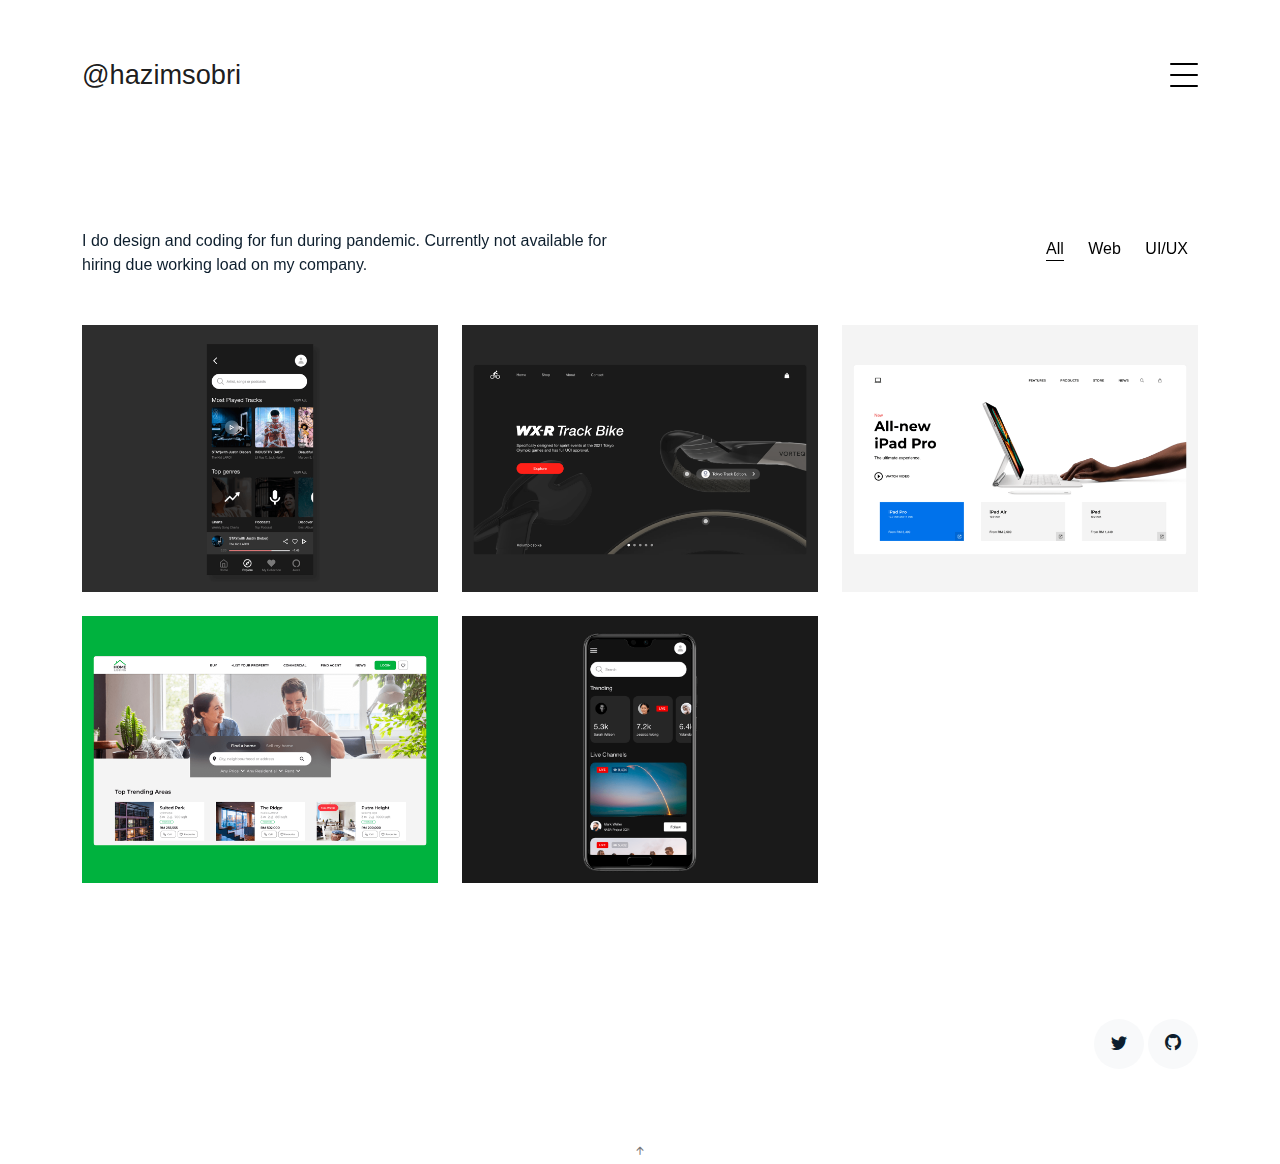
<file: index.html>
<!DOCTYPE html>
<html lang="en">

<head>
  <meta charset="utf-8">
  <meta content="width=device-width, initial-scale=1.0" name="viewport">

  <title>@hazimsobri</title>
  <meta content="" name="description">
  <meta content="" name="keywords">

  <!-- Favicons -->
  <link href="assets/img/favicon.png" rel="icon">
  <link href="assets/img/apple-touch-icon.png" rel="apple-touch-icon">

  <!-- Google Fonts -->
  <link href="https://fonts.googleapis.com/css?family=https://fonts.googleapis.com/css?family=Inconsolata:400,500,600,700|Raleway:400,400i,500,500i,600,600i,700,700i" rel="stylesheet">

  <!-- Vendor CSS Files -->
  <link href="assets/vendor/aos/aos.css" rel="stylesheet">
  <link href="assets/vendor/bootstrap/css/bootstrap.min.css" rel="stylesheet">
  <link href="assets/vendor/bootstrap-icons/bootstrap-icons.css" rel="stylesheet">
  <link href="assets/vendor/swiper/swiper-bundle.min.css" rel="stylesheet">

  <!-- Template Main CSS File -->
  <link href="assets/css/style.css" rel="stylesheet">

  <!-- =======================================================
  * Template Name: MyPortfolio - v4.3.0
  * Template URL: https://bootstrapmade.com/myportfolio-bootstrap-portfolio-website-template/
  * Author: BootstrapMade.com
  * License: https://bootstrapmade.com/license/
  ======================================================== -->
</head>

<body>

  <!-- ======= Navbar ======= -->
  <div class="collapse navbar-collapse custom-navmenu" id="main-navbar">
    <div class="container py-2 py-md-5">
      <div class="row align-items-start">
        <div class="col-md-2">
          <ul class="custom-menu">
            <li class="active"><a href="index.html">Home</a></li>
            <!--<li><a href="about.html">About Me</a></li>
            <li><a href="services.html">Services</a></li>
            <li><a href="works.html">Works</a></li>-->
            <li><a href="contact.html">Contact</a></li>
          </ul>
        </div>
        <div class="col-md-6 d-none d-md-block  mr-auto">
          <div class="tweet d-flex">
            <a class="twitter-timeline" data-width="420" data-height="280" data-theme="dark" href="https://twitter.com/hazimsobri?ref_src=twsrc%5Etfw">Tweets by hazimsobri</a> <script async src="https://platform.twitter.com/widgets.js" charset="utf-8"></script>
             <!--<span class="bi bi-twitter text-white mt-2 mr-3"></span>
            <div>
              <p><em>Don't be crazy about power and leadership if you have no idea what you been dealing with. <br> <a href="#"></a></em></p>
            </div>-->
          </div>
        </div>
        <div class="col-md-4 d-none d-md-block">
          <h3>Hire Me</h3>
          <p><br>Drop your enquiry on my contact page or you just can direct email here >> <a href="mailto:haazzxm@yahoo.com">💌</a></p>
        </div>
      </div>

    </div>
  </div>

  <nav class="navbar navbar-light custom-navbar">
    <div class="container">
      <a class="navbar-brand" href="index.html">@hazimsobri</a>
      <a href="#" class="burger" data-bs-toggle="collapse" data-bs-target="#main-navbar">
        <span></span>
      </a>
    </div>
  </nav>

  <main id="main">

    <!-- ======= Works Section ======= -->
    <section class="section site-portfolio">
      <div class="container">
        <div class="row mb-5 align-items-center">
          <div class="col-md-12 col-lg-6 mb-4 mb-lg-0" data-aos="fade-up">
            <h2></h2>
            <p class="mb-0">I do design and coding for fun during pandemic. Currently not available for hiring due working load on my company. </p>
          </div>
          <div class="col-md-12 col-lg-6 text-start text-lg-end" data-aos="fade-up" data-aos-delay="100">
            <div id="filters" class="filters">
              <a href="#" data-filter="*" class="active">All</a>
              <a href="#" data-filter=".web">Web</a>
              <a href="#" data-filter=".design">UI/UX</a>
              <!--<a href="#" data-filter=".branding">Branding</a>
              <a href="#" data-filter=".photography">Photography</a>-->
            </div>
          </div>
        </div>
        <div id="portfolio-grid" class="row no-gutter" data-aos="fade-up" data-aos-delay="200">
          <div class="item web col-sm-6 col-md-4 col-lg-4 mb-4">
            <a href="https://www.behance.net/gallery/126011193/Music-apps-project-for-university?tracking_source=for_you_feed_user_published" target="_blank"  class="item-wrap fancybox">
              <div class="work-info">
                <h3>Music app</h3>
                <span>UI/UX</span>
              </div>
              <img class="img-fluid" src="assets/img/port_1.png">
            </a>
          </div>
          <div class="item design col-sm-6 col-md-4 col-lg-4 mb-4">
            <a href="https://www.behance.net/gallery/125862829/WXR-Redesign-Landing-Page" target="_blank" class="item-wrap fancybox">
              <div class="work-info">
                <h3>WX-R Redesign Website</h3>
                <span>Website</span>
              </div>
              <img class="img-fluid" src="assets/img/port_2.png">
            </a>
          </div>
          <div class="item design col-sm-6 col-md-4 col-lg-4 mb-4">
            <a href="https://www.behance.net/gallery/125871371/Retailer-Landing-Page" target="_blank" class="item-wrap fancybox">
              <div class="work-info">
                <h3>Retailer Website</h3>
                <span>Website</span>
              </div>
              <img class="img-fluid" src="assets/img/port_3.png">
            </a>
          </div>
          <div class="item design col-sm-6 col-md-4 col-lg-4 mb-4">
            <a href="https://www.behance.net/gallery/125879313/Real-Estate-Landing-Page" target="_blank" class="item-wrap fancybox">
              <div class="work-info">
                <h3>Real Estate Website</h3>
                <span>Website</span>
              </div>
              <img class="img-fluid" src="assets/img/port_4.png">
            </a>
          </div>
          <div class="item web col-sm-6 col-md-4 col-lg-4 mb-4">
            <a href="https://www.behance.net/gallery/125859469/Simple-UI-Livestreaming" target="_blank" class="item-wrap fancybox">
              <div class="work-info">
                <h3>Live Streaming apps</h3>
                <span>UI/UX</span>
              </div>
              <img class="img-fluid" src="assets/img/port_5.png">
            </a>
          </div>
          <!--<div class="item branding col-sm-6 col-md-4 col-lg-4 mb-4">
            <a href="work-single.html" class="item-wrap fancybox">
              <div class="work-info">
                <h3>Amazon</h3>
                <span>brandingn</span>
              </div>
              <img class="img-fluid" src="assets/img/img_6.jpg">
            </a>
          </div>-->
        </div>
      </div>
    </section><!-- End  Works Section -->

    <!-- ======= Clients Section ======= -->
    <!--<section class="section">
      <div class="container">
        <div class="row justify-content-center text-center mb-4">
          <div class="col-5">
            <h3 class="h3 heading">My Clients</h3>
            <p>Lorem ipsum dolor sit amet consectetur adipisicing elit explicabo inventore.</p>
          </div>
        </div>
        <div class="row">
          <div class="col-4 col-sm-4 col-md-2">
            <a href="#" class="client-logo"><img src="assets/img/logo-adobe.png" alt="Image" class="img-fluid"></a>
          </div>
          <div class="col-4 col-sm-4 col-md-2">
            <a href="#" class="client-logo"><img src="assets/img/logo-uber.png" alt="Image" class="img-fluid"></a>
          </div>
          <div class="col-4 col-sm-4 col-md-2">
            <a href="#" class="client-logo"><img src="assets/img/logo-apple.png" alt="Image" class="img-fluid"></a>
          </div>
          <div class="col-4 col-sm-4 col-md-2">
            <a href="#" class="client-logo"><img src="assets/img/logo-netflix.png" alt="Image" class="img-fluid"></a>
          </div>
          <div class="col-4 col-sm-4 col-md-2">
            <a href="#" class="client-logo"><img src="assets/img/logo-nike.png" alt="Image" class="img-fluid"></a>
          </div>
          <div class="col-4 col-sm-4 col-md-2">
            <a href="#" class="client-logo"><img src="assets/img/logo-google.png" alt="Image" class="img-fluid"></a>
          </div>

        </div>
      </div>
    </section>--><!-- End Clients Section -->

    <!-- ======= Services Section ======= -->
   <!-- <section class="section services">
      <div class="container">
        <div class="row justify-content-center text-center mb-4">
          <div class="col-5">
            <h3 class="h3 heading">My Services</h3>
            <p>Lorem ipsum dolor sit amet consectetur adipisicing elit explicabo inventore.</p>
          </div>
        </div>
        <div class="row">

          <div class="col-12 col-sm-6 col-md-6 col-lg-3">
            <i class="bi bi-card-checklist"></i>
            <h4 class="h4 mb-2">Web Design</h4>
            <p>Lorem ipsum dolor sit amet consectetur adipisicing elit explicabo inventore.</p>
            <ul class="list-unstyled list-line">
              <li>Lorem ipsum dolor sit amet consectetur adipisicing</li>
              <li>Non pariatur nisi</li>
              <li>Magnam soluta quod</li>
              <li>Lorem ipsum dolor</li>
              <li>Cumque quae aliquam</li>
            </ul>
          </div>
          <div class="col-12 col-sm-6 col-md-6 col-lg-3">
            <i class="bi bi-binoculars"></i>
            <h4 class="h4 mb-2">Mobile Applications</h4>
            <p>Lorem ipsum dolor sit amet consectetur adipisicing elit explicabo inventore.</p>
            <ul class="list-unstyled list-line">
              <li>Lorem ipsum dolor sit amet consectetur adipisicing</li>
              <li>Non pariatur nisi</li>
              <li>Magnam soluta quod</li>
              <li>Lorem ipsum dolor</li>
              <li>Cumque quae aliquam</li>
            </ul>
          </div>
          <div class="col-12 col-sm-6 col-md-6 col-lg-3">
            <i class="bi bi-brightness-high"></i>
            <h4 class="h4 mb-2">Graphic Design</h4>
            <p>Lorem ipsum dolor sit amet consectetur adipisicing elit explicabo inventore.</p>
            <ul class="list-unstyled list-line">
              <li>Lorem ipsum dolor sit amet consectetur adipisicing</li>
              <li>Non pariatur nisi</li>
              <li>Magnam soluta quod</li>
              <li>Lorem ipsum dolor</li>
              <li>Cumque quae aliquam</li>
            </ul>
          </div>
          <div class="col-12 col-sm-6 col-md-6 col-lg-3">
            <i class="bi bi-calendar4-week"></i>
            <h4 class="h4 mb-2">SEO</h4>
            <p>Lorem ipsum dolor sit amet consectetur adipisicing elit explicabo inventore.</p>
            <ul class="list-unstyled list-line">
              <li>Lorem ipsum dolor sit amet consectetur adipisicing</li>
              <li>Non pariatur nisi</li>
              <li>Magnam soluta quod</li>
              <li>Lorem ipsum dolor</li>
              <li>Cumque quae aliquam</li>
            </ul>
          </div>
        </div>
      </div>
    </section>--><!-- End Services Section -->

    <!-- ======= Testimonials Section ======= -->
   <!-- <section class="section pt-0">
      <div class="container">

        <div class="testimonials-slider swiper-container" data-aos="fade-up" data-aos-delay="100">
          <div class="swiper-wrapper">

            <div class="swiper-slide">
              <div class="testimonial-wrap">
                <div class="testimonial">
                  <img src="assets/img/person_1.jpg" alt="Image" class="img-fluid">
                  <blockquote>
                    <p>Lorem ipsum dolor sit amet consectetur adipisicing elit. Quisquam necessitatibus incidunt ut officiis
                      explicabo inventore.</p>
                  </blockquote>
                  <p>&mdash; Jean Hicks</p>
                </div>
              </div>
            </div><!-- End testimonial item -->

            <!--<div class="swiper-slide">
              <div class="testimonial-wrap">
                <div class="testimonial">
                  <img src="assets/img/person_2.jpg" alt="Image" class="img-fluid">
                  <blockquote>
                    <p>Lorem ipsum dolor sit amet consectetur adipisicing elit. Quisquam necessitatibus incidunt ut officiis
                      explicabo inventore.</p>
                  </blockquote>
                  <p>&mdash; Chris Stanworth</p>
                </div>
              </div>
            </div><!-- End testimonial item 

          </div>
          <div class="swiper-pagination"></div>
        </div>

      </div>
    </section>--><!-- End Testimonials Section -->

  </main><!-- End #main -->

  <!-- ======= Footer ======= -->
  <footer class="footer" role="contentinfo">
    <div class="container">
      <div class="row">
        <div class="col-sm-6">
          <!--<p class="mb-1">&copy; Copyright @hazimsobri. All Rights Reserved</p>-->
          <div class="credits">
            <!--
            All the links in the footer should remain intact.
            You can delete the links only if you purchased the pro version.
            Licensing information: https://bootstrapmade.com/license/
            Purchase the pro version with working PHP/AJAX contact form: https://bootstrapmade.com/buy/?theme=MyPortfolio
          -->
            <!--Designed by <a href="https://bootstrapmade.com/">BootstrapMade</a>-->
          </div>
        </div>
        <div class="col-sm-6 social text-md-end">
          <a href="https://twitter.com/hazimsobri?lang=en"><span class="bi bi-twitter"></span></a>
          <a href="https://github.com/hazimsobri"><span class="bi bi-github"></span></a>
          <!--<a href="#"><span class="bi bi-instagram"></span></a>
          <a href="#"><span class="bi bi-linkedin"></span></a>-->
        </div>
      </div>
    </div>
  </footer>

  <a href="#" class="back-to-top d-flex align-items-center justify-content-center"><i class="bi bi-arrow-up-short"></i></a>

  <!-- Vendor JS Files -->
  <script src="assets/vendor/aos/aos.js"></script>
  <script src="assets/vendor/bootstrap/js/bootstrap.bundle.min.js"></script>
  <script src="assets/vendor/isotope-layout/isotope.pkgd.min.js"></script>
  <script src="assets/vendor/php-email-form/validate.js"></script>
  <script src="assets/vendor/swiper/swiper-bundle.min.js"></script>

  <!-- Template Main JS File -->
  <script src="assets/js/main.js"></script>

</body>

</html>
</file>
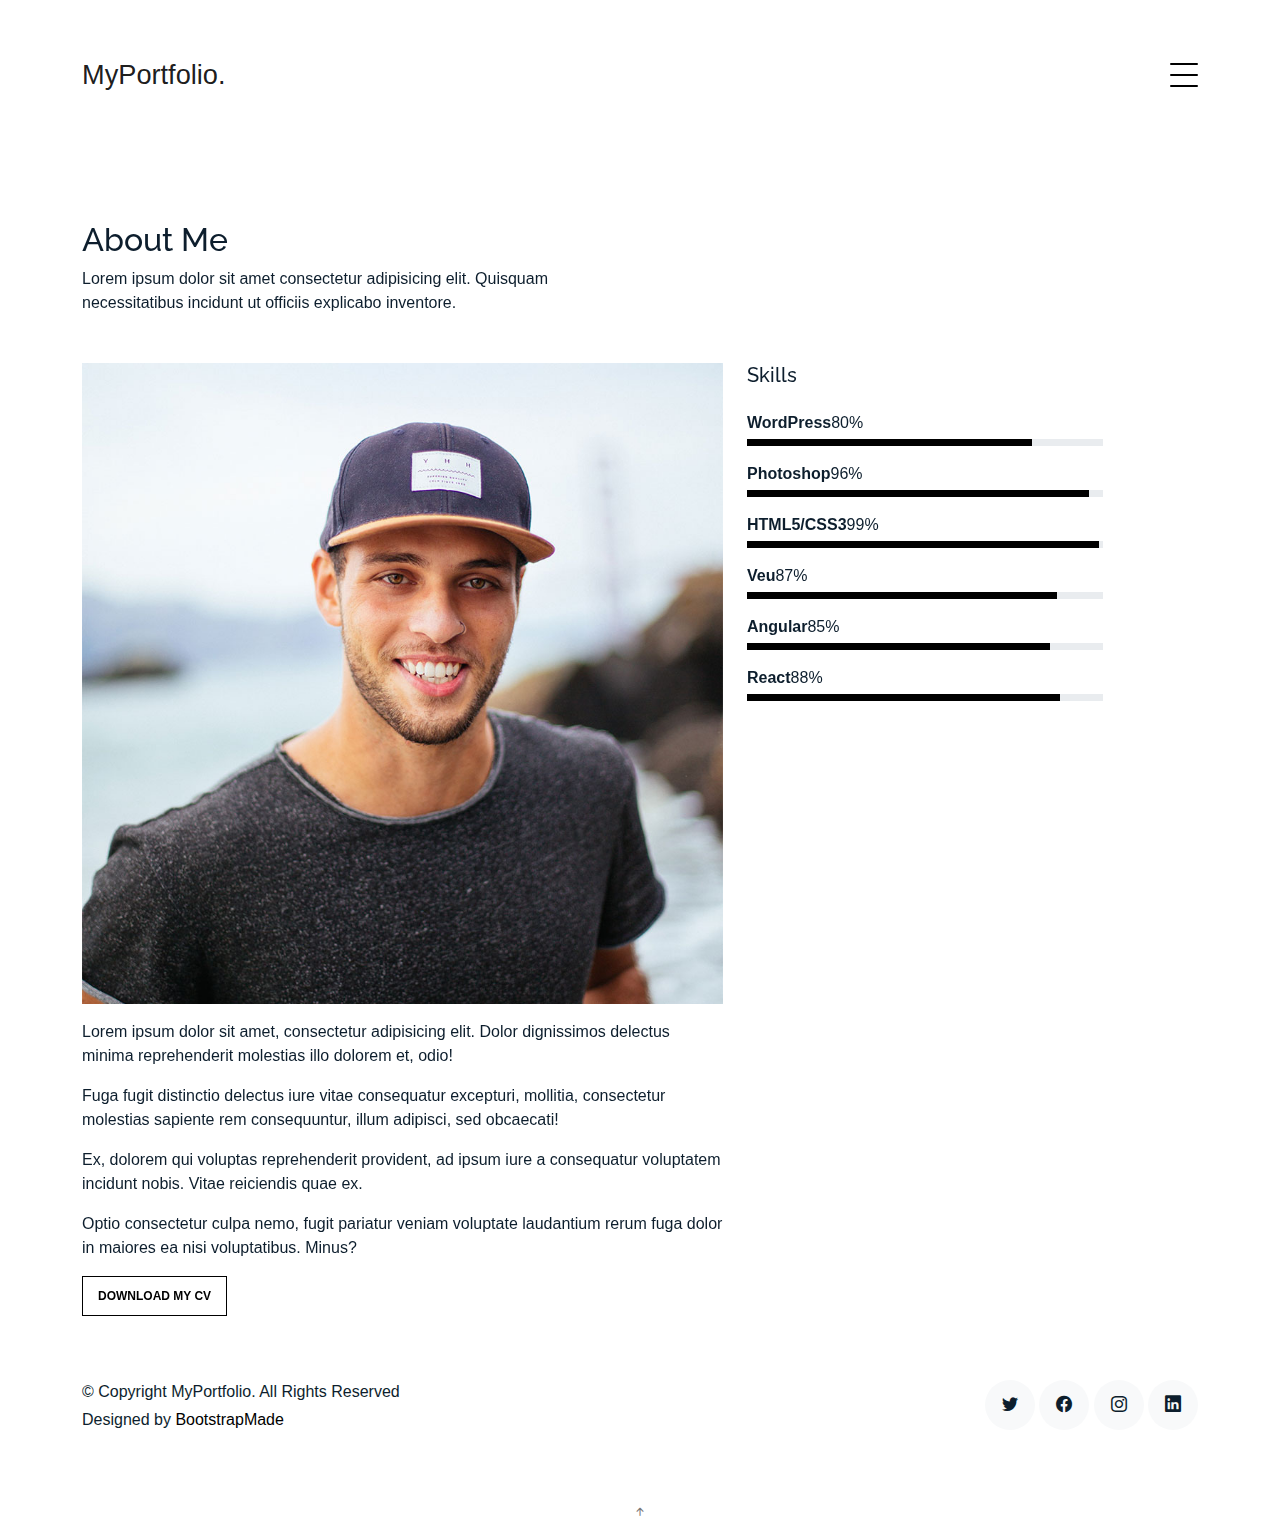
<file: about.html>
<!DOCTYPE html>
<html lang="en">

<head>
  <meta charset="utf-8">
  <meta content="width=device-width, initial-scale=1.0" name="viewport">

  <title>MyPortfolio Bootstrap Template - About</title>
  <meta content="" name="description">
  <meta content="" name="keywords">

  <!-- Favicons -->
  <link href="assets/img/favicon.png" rel="icon">
  <link href="assets/img/apple-touch-icon.png" rel="apple-touch-icon">

  <!-- Google Fonts -->
  <link href="https://fonts.googleapis.com/css?family=https://fonts.googleapis.com/css?family=Inconsolata:400,500,600,700|Raleway:400,400i,500,500i,600,600i,700,700i" rel="stylesheet">

  <!-- Vendor CSS Files -->
  <link href="assets/vendor/aos/aos.css" rel="stylesheet">
  <link href="assets/vendor/bootstrap/css/bootstrap.min.css" rel="stylesheet">
  <link href="assets/vendor/bootstrap-icons/bootstrap-icons.css" rel="stylesheet">
  <link href="assets/vendor/swiper/swiper-bundle.min.css" rel="stylesheet">

  <!-- Template Main CSS File -->
  <link href="assets/css/style.css" rel="stylesheet">

  <!-- =======================================================
  * Template Name: MyPortfolio - v4.3.0
  * Template URL: https://bootstrapmade.com/myportfolio-bootstrap-portfolio-website-template/
  * Author: BootstrapMade.com
  * License: https://bootstrapmade.com/license/
  ======================================================== -->
</head>

<body>

  <!-- ======= Navbar ======= -->
  <div class="collapse navbar-collapse custom-navmenu" id="main-navbar">
    <div class="container py-2 py-md-5">
      <div class="row align-items-start">
        <div class="col-md-2">
          <ul class="custom-menu">
            <li><a href="index.html">Home</a></li>
            <li class="active"><a href="about.html">About Me</a></li>
            <li><a href="services.html">Services</a></li>
            <li><a href="works.html">Works</a></li>
            <li><a href="contact.html">Contact</a></li>
          </ul>
        </div>
        <div class="col-md-6 d-none d-md-block  mr-auto">
          <div class="tweet d-flex">
            <span class="bi bi-twitter text-white mt-2 mr-3"></span>
            <div>
              <p><em>Lorem ipsum dolor sit amet consectetur adipisicing elit. Quisquam necessitatibus incidunt ut officiis explicabo inventore. <br> <a href="#">t.co/v82jsk</a></em></p>
            </div>
          </div>
        </div>
        <div class="col-md-4 d-none d-md-block">
          <h3>Hire Me</h3>
          <p>Lorem ipsum dolor sit amet consectetur adipisicing elit. Quisquam necessitatibus incidunt ut officiisexplicabo inventore. <br> <a href="#">myemail@gmail.com</a></p>
        </div>
      </div>

    </div>
  </div>

  <nav class="navbar navbar-light custom-navbar">
    <div class="container">
      <a class="navbar-brand" href="index.html">MyPortfolio.</a>
      <a href="#" class="burger" data-bs-toggle="collapse" data-bs-target="#main-navbar">
        <span></span>
      </a>
    </div>
  </nav>

  <main id="main">

    <section class="section pb-5">
      <div class="container">
        <div class="row mb-5 align-items-end">
          <div class="col-md-6" data-aos="fade-up">

            <h2>About Me</h2>
            <p class="mb-0">Lorem ipsum dolor sit amet consectetur adipisicing elit. Quisquam necessitatibus incidunt ut
              officiis explicabo inventore.</p>
          </div>

        </div>

        <div class="row">
          <div class="col-md-4 ml-auto order-2" data-aos="fade-up">
            <h3 class="h3 mb-4">Skills</h3>
            <ul class="list-unstyled">
              <li class="mb-3">
                <div class="d-flex mb-1">
                  <strong>WordPress</strong>
                  <span class="ml-auto">80%</span>
                </div>
                <div class="progress custom-progress">
                  <div class="progress-bar" role="progressbar" style="width: 80%" aria-valuenow="80" aria-valuemin="0" aria-valuemax="100"></div>
                </div>
              </li>
              <li class="mb-3">
                <div class="d-flex mb-1">
                  <strong>Photoshop</strong>
                  <span class="ml-auto">96%</span>
                </div>
                <div class="progress custom-progress">
                  <div class="progress-bar" role="progressbar" style="width: 96%" aria-valuenow="96" aria-valuemin="0" aria-valuemax="100"></div>
                </div>
              </li>
              <li class="mb-3">
                <div class="d-flex mb-1">
                  <strong>HTML5/CSS3</strong>
                  <span class="ml-auto">99%</span>
                </div>
                <div class="progress custom-progress">
                  <div class="progress-bar" role="progressbar" style="width: 99%" aria-valuenow="99" aria-valuemin="0" aria-valuemax="100"></div>
                </div>
              </li>
              <li class="mb-3">
                <div class="d-flex mb-1">
                  <strong>Veu</strong>
                  <span class="ml-auto">87%</span>
                </div>
                <div class="progress custom-progress">
                  <div class="progress-bar" role="progressbar" style="width: 87%" aria-valuenow="87" aria-valuemin="0" aria-valuemax="100"></div>
                </div>
              </li>
              <li class="mb-3">
                <div class="d-flex mb-1">
                  <strong>Angular</strong>
                  <span class="ml-auto">85%</span>
                </div>
                <div class="progress custom-progress">
                  <div class="progress-bar" role="progressbar" style="width: 85%" aria-valuenow="85" aria-valuemin="0" aria-valuemax="100"></div>
                </div>
              </li>
              <li class="mb-3">
                <div class="d-flex mb-1">
                  <strong>React</strong>
                  <span class="ml-auto">88%</span>
                </div>
                <div class="progress custom-progress">
                  <div class="progress-bar" role="progressbar" style="width: 88%" aria-valuenow="88" aria-valuemin="0" aria-valuemax="100"></div>
                </div>
              </li>
            </ul>
          </div>

          <div class="col-md-7 mb-5 mb-md-0" data-aos="fade-up">
            <p><img src="assets/img/person_1_sq.jpg" alt="Image" class="img-fluid"></p>
            <p>Lorem ipsum dolor sit amet, consectetur adipisicing elit. Dolor dignissimos delectus minima reprehenderit
              molestias illo dolorem et, odio!</p>
            <p>Fuga fugit distinctio delectus iure vitae consequatur excepturi, mollitia, consectetur molestias sapiente
              rem consequuntur, illum adipisci, sed obcaecati!</p>
            <p>Ex, dolorem qui voluptas reprehenderit provident, ad ipsum iure a consequatur voluptatem incidunt nobis.
              Vitae reiciendis quae ex.</p>
            <p>Optio consectetur culpa nemo, fugit pariatur veniam voluptate laudantium rerum fuga dolor in maiores ea
              nisi voluptatibus. Minus?</p>
            <p><a href="#" class="readmore">Download my CV</a></p>
          </div>

        </div>

      </div>

    </section>

  </main><!-- End #main -->

  <!-- ======= Footer ======= -->
  <footer class="footer" role="contentinfo">
    <div class="container">
      <div class="row">
        <div class="col-sm-6">
          <p class="mb-1">&copy; Copyright MyPortfolio. All Rights Reserved</p>
          <div class="credits">
            <!--
            All the links in the footer should remain intact.
            You can delete the links only if you purchased the pro version.
            Licensing information: https://bootstrapmade.com/license/
            Purchase the pro version with working PHP/AJAX contact form: https://bootstrapmade.com/buy/?theme=MyPortfolio
          -->
            Designed by <a href="https://bootstrapmade.com/">BootstrapMade</a>
          </div>
        </div>
        <div class="col-sm-6 social text-md-end">
          <a href="#"><span class="bi bi-twitter"></span></a>
          <a href="#"><span class="bi bi-facebook"></span></a>
          <a href="#"><span class="bi bi-instagram"></span></a>
          <a href="#"><span class="bi bi-linkedin"></span></a>
        </div>
      </div>
    </div>
  </footer>

  <a href="#" class="back-to-top d-flex align-items-center justify-content-center"><i class="bi bi-arrow-up-short"></i></a>

  <!-- Vendor JS Files -->
  <script src="assets/vendor/aos/aos.js"></script>
  <script src="assets/vendor/bootstrap/js/bootstrap.bundle.min.js"></script>
  <script src="assets/vendor/isotope-layout/isotope.pkgd.min.js"></script>
  <script src="assets/vendor/php-email-form/validate.js"></script>
  <script src="assets/vendor/swiper/swiper-bundle.min.js"></script>

  <!-- Template Main JS File -->
  <script src="assets/js/main.js"></script>

</body>

</html>
</file>
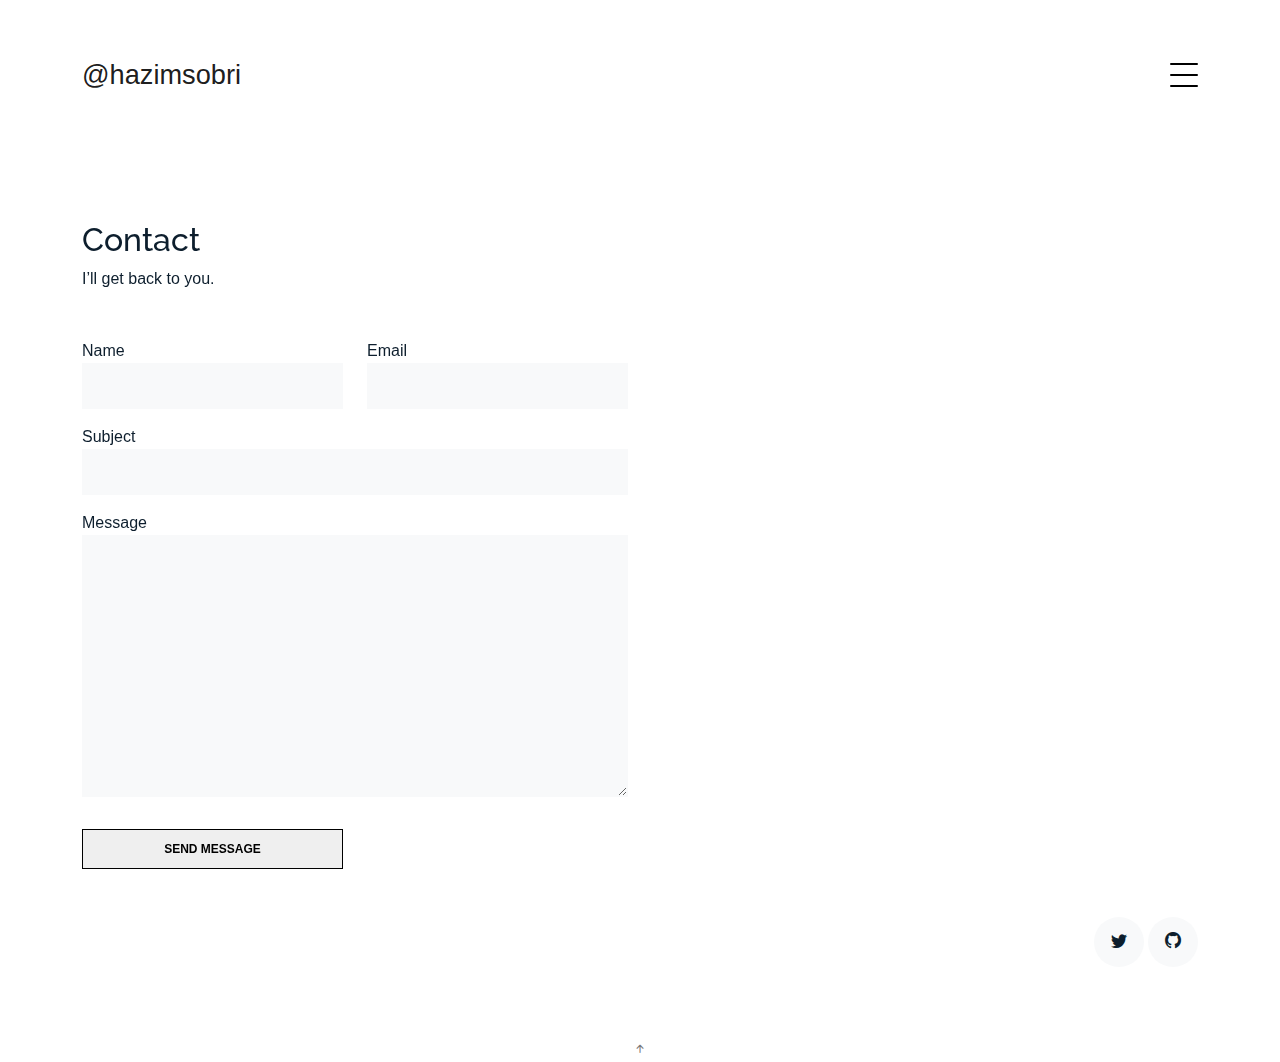
<file: contact.html>
<!DOCTYPE html>
<html lang="en">

<head>
  <meta charset="utf-8">
  <meta content="width=device-width, initial-scale=1.0" name="viewport">

  <title>MyPortfolio Bootstrap Template - Contact</title>
  <meta content="" name="description">
  <meta content="" name="keywords">

  <!-- Favicons -->
  <link href="assets/img/favicon.png" rel="icon">
  <link href="assets/img/apple-touch-icon.png" rel="apple-touch-icon">

  <!-- Google Fonts -->
  <link href="https://fonts.googleapis.com/css?family=https://fonts.googleapis.com/css?family=Inconsolata:400,500,600,700|Raleway:400,400i,500,500i,600,600i,700,700i" rel="stylesheet">

  <!-- Vendor CSS Files -->
  <link href="assets/vendor/aos/aos.css" rel="stylesheet">
  <link href="assets/vendor/bootstrap/css/bootstrap.min.css" rel="stylesheet">
  <link href="assets/vendor/bootstrap-icons/bootstrap-icons.css" rel="stylesheet">
  <link href="assets/vendor/swiper/swiper-bundle.min.css" rel="stylesheet">

  <!-- Template Main CSS File -->
  <link href="assets/css/style.css" rel="stylesheet">

  <!-- =======================================================
  * Template Name: MyPortfolio - v4.3.0
  * Template URL: https://bootstrapmade.com/myportfolio-bootstrap-portfolio-website-template/
  * Author: BootstrapMade.com
  * License: https://bootstrapmade.com/license/
  ======================================================== -->
</head>

<body>

  <!-- ======= Navbar ======= -->
  <div class="collapse navbar-collapse custom-navmenu" id="main-navbar">
    <div class="container py-2 py-md-5">
      <div class="row align-items-start">
        <div class="col-md-2">
          <ul class="custom-menu">
            <li><a href="index.html">Home</a></li>
            <!--<li><a href="about.html">About Me</a></li>
            <li><a href="services.html">Services</a></li>
            <li><a href="works.html">Works</a></li>-->
            <li class="active"><a href="contact.html">Contact</a></li>
          </ul>
        </div>
        <div class="col-md-6 d-none d-md-block  mr-auto">
          <div class="tweet d-flex">
            <a class="twitter-timeline" data-width="420" data-height="280" data-theme="dark" href="https://twitter.com/hazimsobri?ref_src=twsrc%5Etfw">Tweets by hazimsobri</a> <script async src="https://platform.twitter.com/widgets.js" charset="utf-8"></script>
             <!--<span class="bi bi-twitter text-white mt-2 mr-3"></span>
            <div>
              <p><em>Don't be crazy about power and leadership if you have no idea what you been dealing with. <br> <a href="#"></a></em></p>
            </div>-->
          </div>
        </div>
        <div class="col-md-4 d-none d-md-block">
          <h3>Hire Me</h3>
          <p><br>Drop your enquiry on my contact page or you just can direct email here >> <a href="mailto:haazzxm@yahoo.com">💌</a></p>
        </div>
      </div>

    </div>
  </div>

  <nav class="navbar navbar-light custom-navbar">
    <div class="container">
      <a class="navbar-brand" href="index.html">@hazimsobri</a>
      <a href="#" class="burger" data-bs-toggle="collapse" data-bs-target="#main-navbar">
        <span></span>
      </a>
    </div>
  </nav>

  <main id="main">

    <section class="section pb-5">
      <div class="container">

        <div class="row mb-5 align-items-end">
          <div class="col-md-6" data-aos="fade-up">
            <h2>Contact</h2>
            <p class="mb-0">I’ll get back to you.
            </p>
          </div>

        </div>

        <div class="row">
          <div class="col-md-6 mb-5 mb-md-0" data-aos="fade-up">

            <form action="forms/contact.php" method="post" role="form" class="php-email-form">

              <div class="row gy-3">
                <div class="col-md-6 form-group">
                  <label for="name">Name</label>
                  <input type="text" name="name" class="form-control" id="name" required>
                </div>
                <div class="col-md-6 form-group">
                  <label for="name">Email</label>
                  <input type="email" class="form-control" name="email" id="email" required>
                </div>
                <div class="col-md-12 form-group">
                  <label for="name">Subject</label>
                  <input type="text" class="form-control" name="subject" id="subject" required>
                </div>
                <div class="col-md-12 form-group">
                  <label for="name">Message</label>
                  <textarea class="form-control" name="message" cols="30" rows="10" required></textarea>
                </div>

                <div class="col-md-12 my-3">
                  <div class="loading">Loading</div>
                  <div class="error-message"></div>
                  <div class="sent-message">Your message has been sent. Thank you!</div>
                </div>

                <div class="col-md-6 mt-0 form-group">
                  <input type="submit" class="readmore d-block w-100" value="Send Message">
                </div>
              </div>

            </form>

          </div>

          <!--<div class="col-md-4 ml-auto order-2" data-aos="fade-up">
            <ul class="list-unstyled">
              <li class="mb-3">
                <strong class="d-block mb-1">Address</strong>
                <span>Petaling Jaya, Selangor</span>
              </li>
              <li class="mb-3">
                <strong class="d-block mb-1">Phone</strong>
                <span>+1 232 3235 324</span>
              </li>
              <li class="mb-3">
                <strong class="d-block mb-1">Email</strong>
                <span>youremail@domain.com</span>
              </li>
            </ul>
          </div>-->

        </div>

      </div>

    </section>

  </main><!-- End #main -->

<!-- ======= Footer ======= -->
<footer class="footer" role="contentinfo">
  <div class="container">
    <div class="row">
      <div class="col-sm-6">
        <!--<p class="mb-1">&copy; Copyright @hazimsobri. All Rights Reserved</p>-->
        <div class="credits">
          <!--
          All the links in the footer should remain intact.
          You can delete the links only if you purchased the pro version.
          Licensing information: https://bootstrapmade.com/license/
          Purchase the pro version with working PHP/AJAX contact form: https://bootstrapmade.com/buy/?theme=MyPortfolio
        -->
          <!--Designed by <a href="https://bootstrapmade.com/">BootstrapMade</a>-->
        </div>
      </div>
      <div class="col-sm-6 social text-md-end">
        <a href="https://twitter.com/hazimsobri?lang=en"><span class="bi bi-twitter"></span></a>
        <a href="https://github.com/hazimsobri"><span class="bi bi-github"></span></a>
        <!--<a href="#"><span class="bi bi-instagram"></span></a>
        <a href="#"><span class="bi bi-linkedin"></span></a>-->
      </div>
    </div>
  </div>
</footer>

  <a href="#" class="back-to-top d-flex align-items-center justify-content-center"><i class="bi bi-arrow-up-short"></i></a>

  <!-- Vendor JS Files -->
  <script src="assets/vendor/aos/aos.js"></script>
  <script src="assets/vendor/bootstrap/js/bootstrap.bundle.min.js"></script>
  <script src="assets/vendor/isotope-layout/isotope.pkgd.min.js"></script>
  <script src="assets/vendor/php-email-form/validate.js"></script>
  <script src="assets/vendor/swiper/swiper-bundle.min.js"></script>

  <!-- Template Main JS File -->
  <script src="assets/js/main.js"></script>

</body>

</html>
</file>
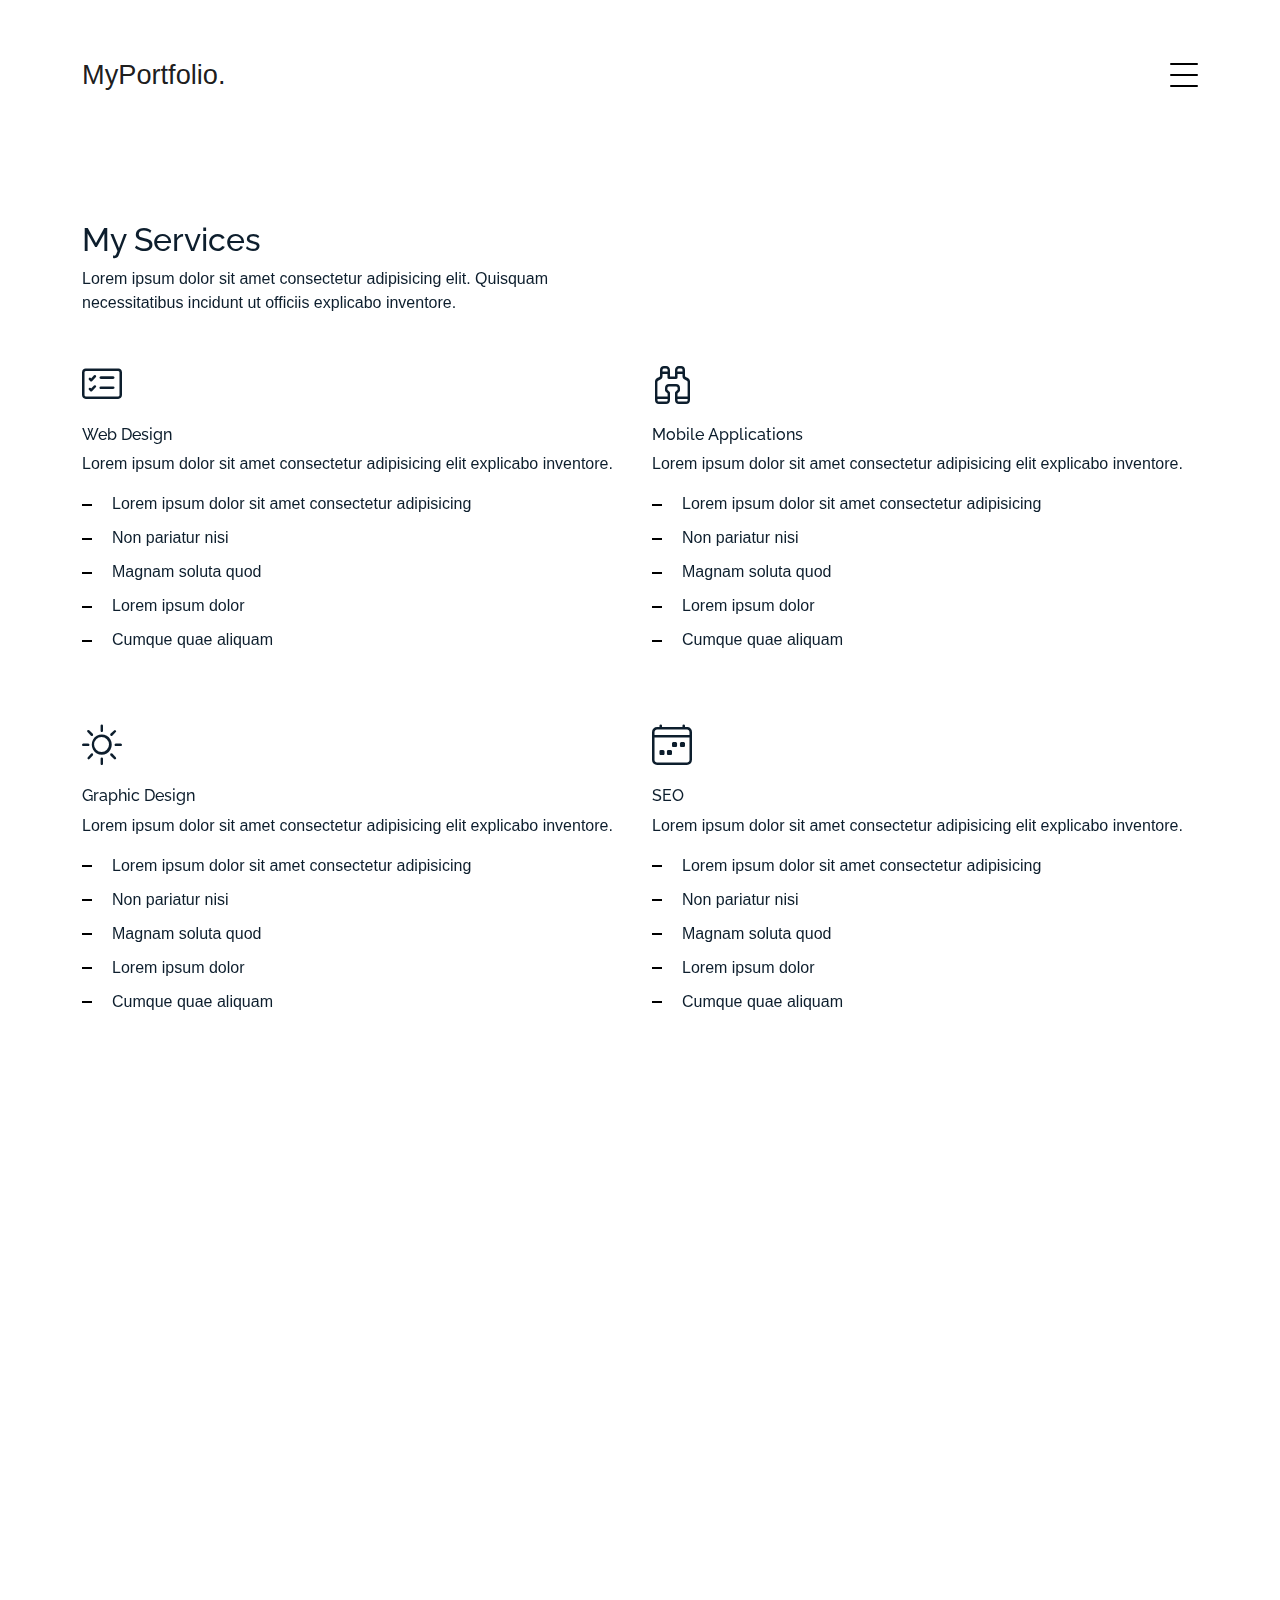
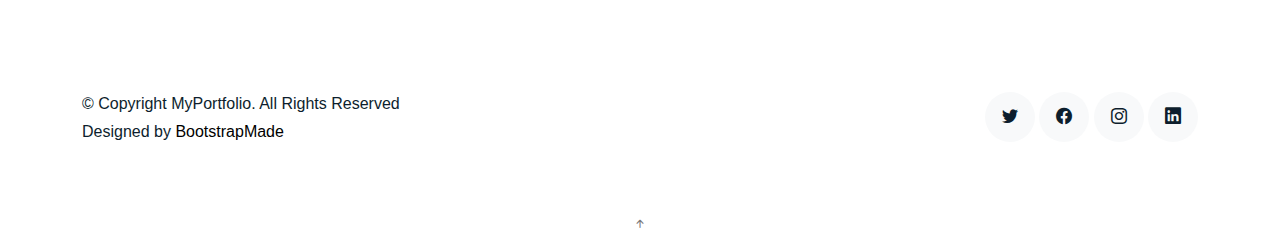
<file: services.html>
<!DOCTYPE html>
<html lang="en">

<head>
  <meta charset="utf-8">
  <meta content="width=device-width, initial-scale=1.0" name="viewport">

  <title>MyPortfolio Bootstrap Template - Services</title>
  <meta content="" name="description">
  <meta content="" name="keywords">

  <!-- Favicons -->
  <link href="assets/img/favicon.png" rel="icon">
  <link href="assets/img/apple-touch-icon.png" rel="apple-touch-icon">

  <!-- Google Fonts -->
  <link href="https://fonts.googleapis.com/css?family=https://fonts.googleapis.com/css?family=Inconsolata:400,500,600,700|Raleway:400,400i,500,500i,600,600i,700,700i" rel="stylesheet">

  <!-- Vendor CSS Files -->
  <link href="assets/vendor/aos/aos.css" rel="stylesheet">
  <link href="assets/vendor/bootstrap/css/bootstrap.min.css" rel="stylesheet">
  <link href="assets/vendor/bootstrap-icons/bootstrap-icons.css" rel="stylesheet">
  <link href="assets/vendor/swiper/swiper-bundle.min.css" rel="stylesheet">

  <!-- Template Main CSS File -->
  <link href="assets/css/style.css" rel="stylesheet">

  <!-- =======================================================
  * Template Name: MyPortfolio - v4.3.0
  * Template URL: https://bootstrapmade.com/myportfolio-bootstrap-portfolio-website-template/
  * Author: BootstrapMade.com
  * License: https://bootstrapmade.com/license/
  ======================================================== -->
</head>

<body>

  <!-- ======= Navbar ======= -->
  <div class="collapse navbar-collapse custom-navmenu" id="main-navbar">
    <div class="container py-2 py-md-5">
      <div class="row align-items-start">
        <div class="col-md-2">
          <ul class="custom-menu">
            <li><a href="index.html">Home</a></li>
            <li><a href="about.html">About Me</a></li>
            <li class="active"><a href="services.html">Services</a></li>
            <li><a href="works.html">Works</a></li>
            <li><a href="contact.html">Contact</a></li>
          </ul>
        </div>
        <div class="col-md-6 d-none d-md-block  mr-auto">
          <div class="tweet d-flex">
            <span class="bi bi-twitter text-white mt-2 mr-3"></span>
            <div>
              <p><em>Lorem ipsum dolor sit amet consectetur adipisicing elit. Quisquam necessitatibus incidunt ut officiis explicabo inventore. <br> <a href="#">t.co/v82jsk</a></em></p>
            </div>
          </div>
        </div>
        <div class="col-md-4 d-none d-md-block">
          <h3>Hire Me</h3>
          <p>Lorem ipsum dolor sit amet consectetur adipisicing elit. Quisquam necessitatibus incidunt ut officiisexplicabo inventore. <br> <a href="#">myemail@gmail.com</a></p>
        </div>
      </div>

    </div>
  </div>

  <nav class="navbar navbar-light custom-navbar">
    <div class="container">
      <a class="navbar-brand" href="index.html">MyPortfolio.</a>
      <a href="#" class="burger" data-bs-toggle="collapse" data-bs-target="#main-navbar">
        <span></span>
      </a>
    </div>
  </nav>

  <main id="main">

    <section class="section">
      <div class="container">
        <div class="row mb-4 align-items-center">
          <div class="col-md-6" data-aos="fade-up">

            <h2>My Services</h2>
            <p>Lorem ipsum dolor sit amet consectetur adipisicing elit. Quisquam necessitatibus incidunt ut officiis
              explicabo inventore.</p>

          </div>

        </div>
      </div>

      <div class="site-section pb-0 services">
        <div class="container">

          <div class="row">

            <div class="col-12 col-sm-6 col-md-6 col-lg-6 mb-5" data-aos="fade-up" data-aos-delay="">
              <i class="bi bi-card-checklist"></i>
              <h4 class="h4 mb-2">Web Design</h4>
              <p>Lorem ipsum dolor sit amet consectetur adipisicing elit explicabo inventore.</p>
              <ul class="list-unstyled list-line">
                <li>Lorem ipsum dolor sit amet consectetur adipisicing</li>
                <li>Non pariatur nisi</li>
                <li>Magnam soluta quod</li>
                <li>Lorem ipsum dolor</li>
                <li>Cumque quae aliquam</li>
              </ul>
            </div>
            <div class="col-12 col-sm-6 col-md-6 col-lg-6 mb-5" data-aos="fade-up" data-aos-delay="100">
              <i class="bi bi-binoculars"></i>
              <h4 class="h4 mb-2">Mobile Applications</h4>
              <p>Lorem ipsum dolor sit amet consectetur adipisicing elit explicabo inventore.</p>
              <ul class="list-unstyled list-line">
                <li>Lorem ipsum dolor sit amet consectetur adipisicing</li>
                <li>Non pariatur nisi</li>
                <li>Magnam soluta quod</li>
                <li>Lorem ipsum dolor</li>
                <li>Cumque quae aliquam</li>
              </ul>
            </div>
            <div class="col-12 col-sm-6 col-md-6 col-lg-6 mb-5" data-aos="fade-up" data-aos-delay="">
              <i class="bi bi-brightness-high"></i>
              <h4 class="h4 mb-2">Graphic Design</h4>
              <p>Lorem ipsum dolor sit amet consectetur adipisicing elit explicabo inventore.</p>
              <ul class="list-unstyled list-line">
                <li>Lorem ipsum dolor sit amet consectetur adipisicing</li>
                <li>Non pariatur nisi</li>
                <li>Magnam soluta quod</li>
                <li>Lorem ipsum dolor</li>
                <li>Cumque quae aliquam</li>
              </ul>
            </div>
            <div class="col-12 col-sm-6 col-md-6 col-lg-6 mb-5" data-aos="fade-up" data-aos-delay="100">
              <i class="bi bi-calendar4-week"></i>
              <h4 class="h4 mb-2">SEO</h4>
              <p>Lorem ipsum dolor sit amet consectetur adipisicing elit explicabo inventore.</p>
              <ul class="list-unstyled list-line">
                <li>Lorem ipsum dolor sit amet consectetur adipisicing</li>
                <li>Non pariatur nisi</li>
                <li>Magnam soluta quod</li>
                <li>Lorem ipsum dolor</li>
                <li>Cumque quae aliquam</li>
              </ul>
            </div>
          </div>
        </div>
      </div>
    </section>

    <!-- ======= Testimonials Section ======= -->
    <section class="section pt-0">
      <div class="container">

        <div class="testimonials-slider swiper-container" data-aos="fade-up" data-aos-delay="100">
          <div class="swiper-wrapper">

            <div class="swiper-slide">
              <div class="testimonial-wrap">
                <div class="testimonial">
                  <img src="assets/img/person_1.jpg" alt="Image" class="img-fluid">
                  <blockquote>
                    <p>Lorem ipsum dolor sit amet consectetur adipisicing elit. Quisquam necessitatibus incidunt ut officiis
                      explicabo inventore.</p>
                  </blockquote>
                  <p>&mdash; Jean Hicks</p>
                </div>
              </div>
            </div><!-- End testimonial item -->

            <div class="swiper-slide">
              <div class="testimonial-wrap">
                <div class="testimonial">
                  <img src="assets/img/person_2.jpg" alt="Image" class="img-fluid">
                  <blockquote>
                    <p>Lorem ipsum dolor sit amet consectetur adipisicing elit. Quisquam necessitatibus incidunt ut officiis
                      explicabo inventore.</p>
                  </blockquote>
                  <p>&mdash; Chris Stanworth</p>
                </div>
              </div>
            </div><!-- End testimonial item -->

          </div>
          <div class="swiper-pagination"></div>
        </div>

      </div>
    </section><!-- End Testimonials Section -->

  </main><!-- End #main -->

  <!-- ======= Footer ======= -->
  <footer class="footer" role="contentinfo">
    <div class="container">
      <div class="row">
        <div class="col-sm-6">
          <p class="mb-1">&copy; Copyright MyPortfolio. All Rights Reserved</p>
          <div class="credits">
            <!--
            All the links in the footer should remain intact.
            You can delete the links only if you purchased the pro version.
            Licensing information: https://bootstrapmade.com/license/
            Purchase the pro version with working PHP/AJAX contact form: https://bootstrapmade.com/buy/?theme=MyPortfolio
          -->
            Designed by <a href="https://bootstrapmade.com/">BootstrapMade</a>
          </div>
        </div>
        <div class="col-sm-6 social text-md-end">
          <a href="#"><span class="bi bi-twitter"></span></a>
          <a href="#"><span class="bi bi-facebook"></span></a>
          <a href="#"><span class="bi bi-instagram"></span></a>
          <a href="#"><span class="bi bi-linkedin"></span></a>
        </div>
      </div>
    </div>
  </footer>

  <a href="#" class="back-to-top d-flex align-items-center justify-content-center"><i class="bi bi-arrow-up-short"></i></a>

  <!-- Vendor JS Files -->
  <script src="assets/vendor/aos/aos.js"></script>
  <script src="assets/vendor/bootstrap/js/bootstrap.bundle.min.js"></script>
  <script src="assets/vendor/isotope-layout/isotope.pkgd.min.js"></script>
  <script src="assets/vendor/php-email-form/validate.js"></script>
  <script src="assets/vendor/swiper/swiper-bundle.min.js"></script>

  <!-- Template Main JS File -->
  <script src="assets/js/main.js"></script>

</body>

</html>
</file>
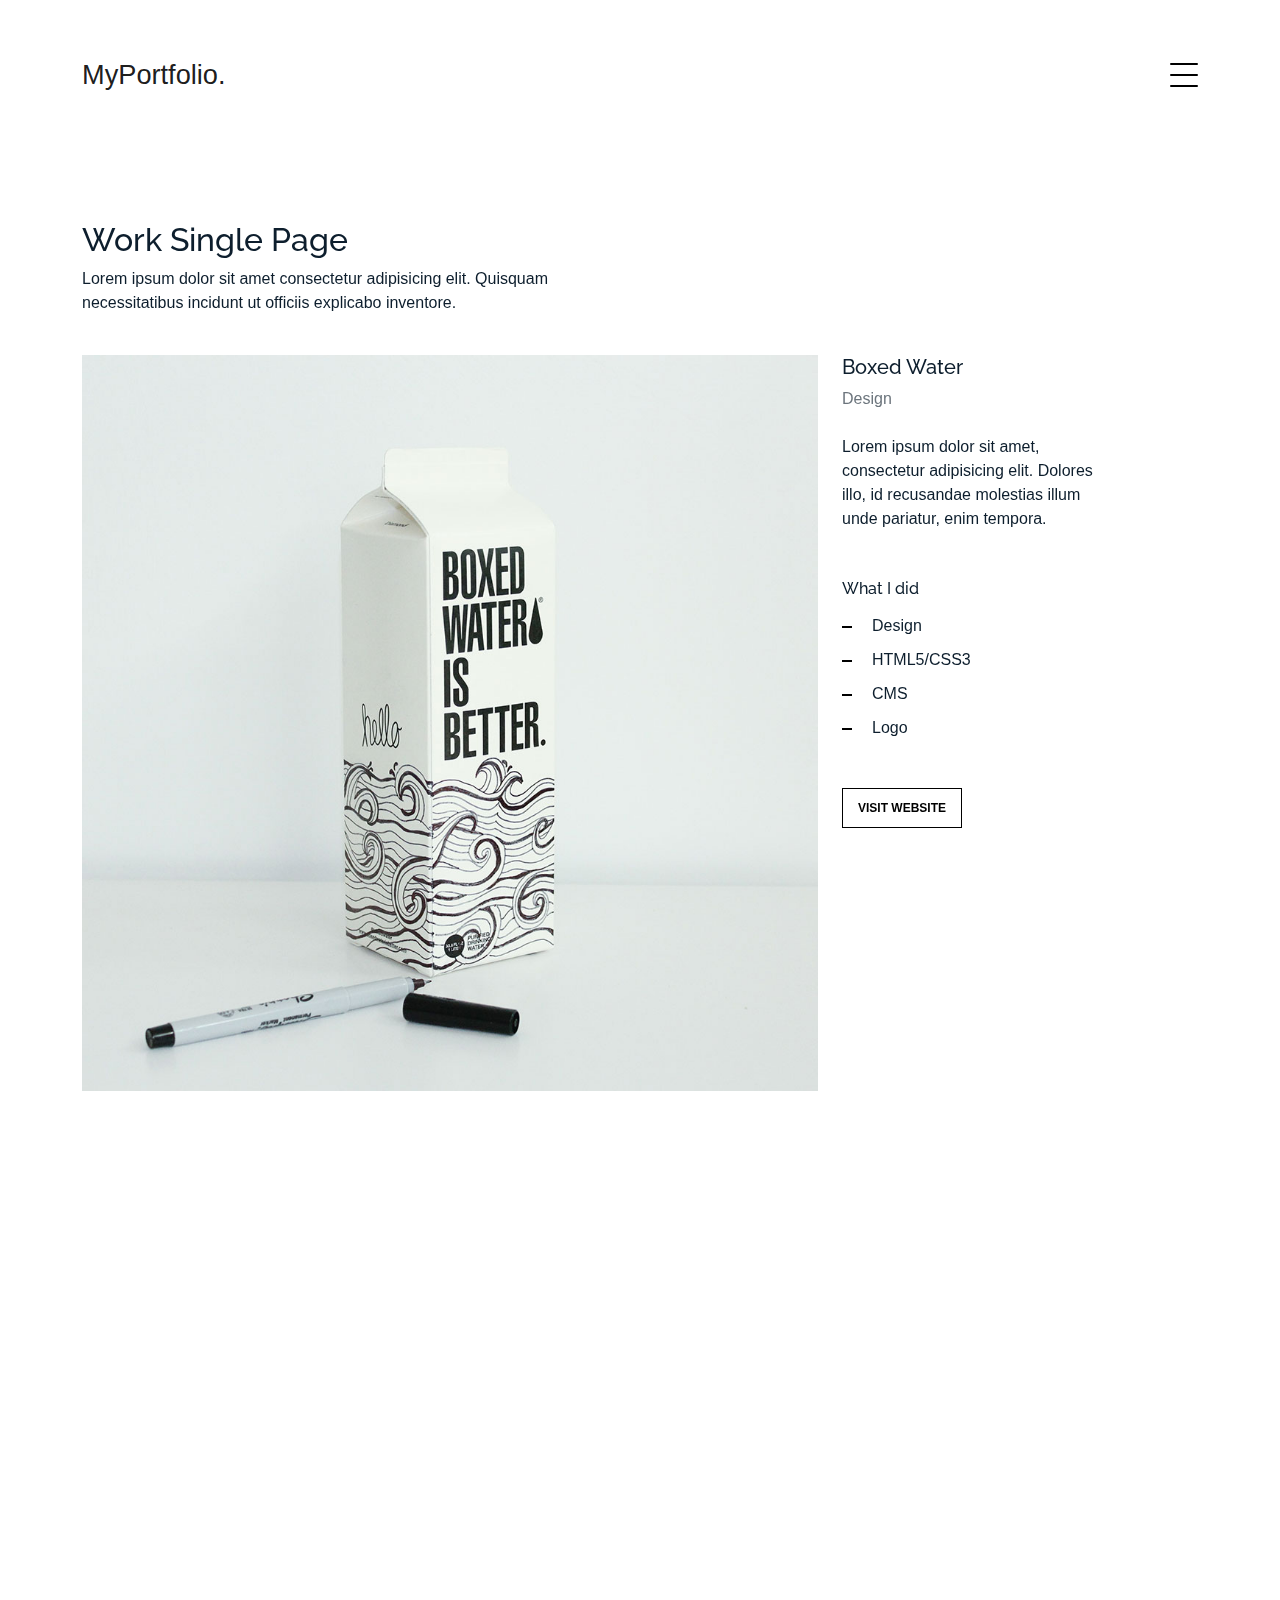
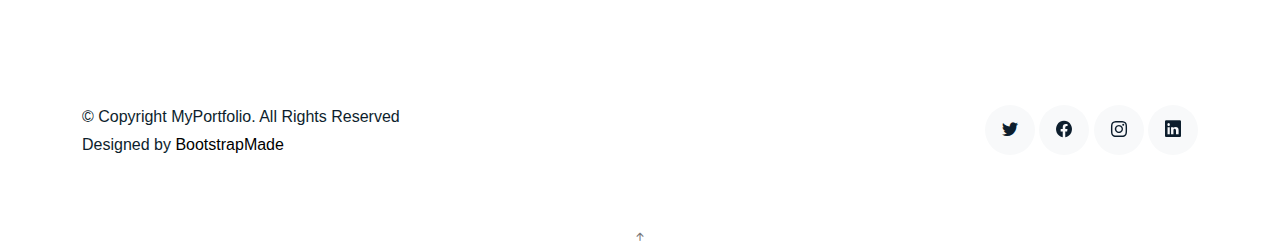
<file: work-single.html>
<!DOCTYPE html>
<html lang="en">

<head>
  <meta charset="utf-8">
  <meta content="width=device-width, initial-scale=1.0" name="viewport">

  <title>MyPortfolio Bootstrap Template - Work Single</title>
  <meta content="" name="description">
  <meta content="" name="keywords">

  <!-- Favicons -->
  <link href="assets/img/favicon.png" rel="icon">
  <link href="assets/img/apple-touch-icon.png" rel="apple-touch-icon">

  <!-- Google Fonts -->
  <link href="https://fonts.googleapis.com/css?family=https://fonts.googleapis.com/css?family=Inconsolata:400,500,600,700|Raleway:400,400i,500,500i,600,600i,700,700i" rel="stylesheet">

  <!-- Vendor CSS Files -->
  <link href="assets/vendor/aos/aos.css" rel="stylesheet">
  <link href="assets/vendor/bootstrap/css/bootstrap.min.css" rel="stylesheet">
  <link href="assets/vendor/bootstrap-icons/bootstrap-icons.css" rel="stylesheet">
  <link href="assets/vendor/swiper/swiper-bundle.min.css" rel="stylesheet">

  <!-- Template Main CSS File -->
  <link href="assets/css/style.css" rel="stylesheet">

  <!-- =======================================================
  * Template Name: MyPortfolio - v4.3.0
  * Template URL: https://bootstrapmade.com/myportfolio-bootstrap-portfolio-website-template/
  * Author: BootstrapMade.com
  * License: https://bootstrapmade.com/license/
  ======================================================== -->
</head>

<body>

  <!-- ======= Navbar ======= -->
  <div class="collapse navbar-collapse custom-navmenu" id="main-navbar">
    <div class="container py-2 py-md-5">
      <div class="row align-items-start">
        <div class="col-md-2">
          <ul class="custom-menu">
            <li><a href="index.html">Home</a></li>
            <li><a href="about.html">About Me</a></li>
            <li><a href="services.html">Services</a></li>
            <li class="active"><a href="works.html">Works</a></li>
            <li><a href="contact.html">Contact</a></li>
          </ul>
        </div>
        <div class="col-md-6 d-none d-md-block  mr-auto">
          <div class="tweet d-flex">
            <span class="bi bi-twitter text-white mt-2 mr-3"></span>
            <div>
              <p><em>Lorem ipsum dolor sit amet consectetur adipisicing elit. Quisquam necessitatibus incidunt ut officiis explicabo inventore. <br> <a href="#">t.co/v82jsk</a></em></p>
            </div>
          </div>
        </div>
        <div class="col-md-4 d-none d-md-block">
          <h3>Hire Me</h3>
          <p>Lorem ipsum dolor sit amet consectetur adipisicing elit. Quisquam necessitatibus incidunt ut officiisexplicabo inventore. <br> <a href="#">myemail@gmail.com</a></p>
        </div>
      </div>

    </div>
  </div>

  <nav class="navbar navbar-light custom-navbar">
    <div class="container">
      <a class="navbar-brand" href="index.html">MyPortfolio.</a>
      <a href="#" class="burger" data-bs-toggle="collapse" data-bs-target="#main-navbar">
        <span></span>
      </a>
    </div>
  </nav>

  <main id="main">

    <section class="section">
      <div class="container">
        <div class="row mb-4 align-items-center">
          <div class="col-md-6" data-aos="fade-up">
            <h2>Work Single Page</h2>
            <p>Lorem ipsum dolor sit amet consectetur adipisicing elit. Quisquam necessitatibus incidunt ut officiis explicabo inventore.</p>
          </div>
        </div>
      </div>

      <div class="site-section pb-0">
        <div class="container">
          <div class="row align-items-stretch">
            <div class="col-md-8" data-aos="fade-up">
              <img src="assets/img/img_1_big.jpg" alt="Image" class="img-fluid">
            </div>
            <div class="col-md-3 ml-auto" data-aos="fade-up" data-aos-delay="100">
              <div class="sticky-content">
                <h3 class="h3">Boxed Water</h3>
                <p class="mb-4"><span class="text-muted">Design</span></p>

                <div class="mb-5">
                  <p>Lorem ipsum dolor sit amet, consectetur adipisicing elit. Dolores illo, id recusandae molestias
                    illum unde pariatur, enim tempora.</p>

                </div>

                <h4 class="h4 mb-3">What I did</h4>
                <ul class="list-unstyled list-line mb-5">
                  <li>Design</li>
                  <li>HTML5/CSS3</li>
                  <li>CMS</li>
                  <li>Logo</li>
                </ul>

                <p><a href="#" class="readmore">Visit Website</a></p>
              </div>
            </div>
          </div>
        </div>
    </section>

    <!-- ======= Testimonials Section ======= -->
    <section class="section pt-0">
      <div class="container">

        <div class="testimonials-slider swiper-container" data-aos="fade-up" data-aos-delay="100">
          <div class="swiper-wrapper">

            <div class="swiper-slide">
              <div class="testimonial-wrap">
                <div class="testimonial">
                  <img src="assets/img/person_1.jpg" alt="Image" class="img-fluid">
                  <blockquote>
                    <p>Lorem ipsum dolor sit amet consectetur adipisicing elit. Quisquam necessitatibus incidunt ut officiis
                      explicabo inventore.</p>
                  </blockquote>
                  <p>&mdash; Jean Hicks</p>
                </div>
              </div>
            </div><!-- End testimonial item -->

            <div class="swiper-slide">
              <div class="testimonial-wrap">
                <div class="testimonial">
                  <img src="assets/img/person_2.jpg" alt="Image" class="img-fluid">
                  <blockquote>
                    <p>Lorem ipsum dolor sit amet consectetur adipisicing elit. Quisquam necessitatibus incidunt ut officiis
                      explicabo inventore.</p>
                  </blockquote>
                  <p>&mdash; Chris Stanworth</p>
                </div>
              </div>
            </div><!-- End testimonial item -->

          </div>
          <div class="swiper-pagination"></div>
        </div>

      </div>
    </section><!-- End Testimonials Section -->

  </main><!-- End #main -->

  <!-- ======= Footer ======= -->
  <footer class="footer" role="contentinfo">
    <div class="container">
      <div class="row">
        <div class="col-sm-6">
          <p class="mb-1">&copy; Copyright MyPortfolio. All Rights Reserved</p>
          <div class="credits">
            <!--
            All the links in the footer should remain intact.
            You can delete the links only if you purchased the pro version.
            Licensing information: https://bootstrapmade.com/license/
            Purchase the pro version with working PHP/AJAX contact form: https://bootstrapmade.com/buy/?theme=MyPortfolio
          -->
            Designed by <a href="https://bootstrapmade.com/">BootstrapMade</a>
          </div>
        </div>
        <div class="col-sm-6 social text-md-end">
          <a href="#"><span class="bi bi-twitter"></span></a>
          <a href="#"><span class="bi bi-facebook"></span></a>
          <a href="#"><span class="bi bi-instagram"></span></a>
          <a href="#"><span class="bi bi-linkedin"></span></a>
        </div>
      </div>
    </div>
  </footer>

  <a href="#" class="back-to-top d-flex align-items-center justify-content-center"><i class="bi bi-arrow-up-short"></i></a>

  <!-- Vendor JS Files -->
  <script src="assets/vendor/aos/aos.js"></script>
  <script src="assets/vendor/bootstrap/js/bootstrap.bundle.min.js"></script>
  <script src="assets/vendor/isotope-layout/isotope.pkgd.min.js"></script>
  <script src="assets/vendor/php-email-form/validate.js"></script>
  <script src="assets/vendor/swiper/swiper-bundle.min.js"></script>

  <!-- Template Main JS File -->
  <script src="assets/js/main.js"></script>

</body>

</html>
</file>
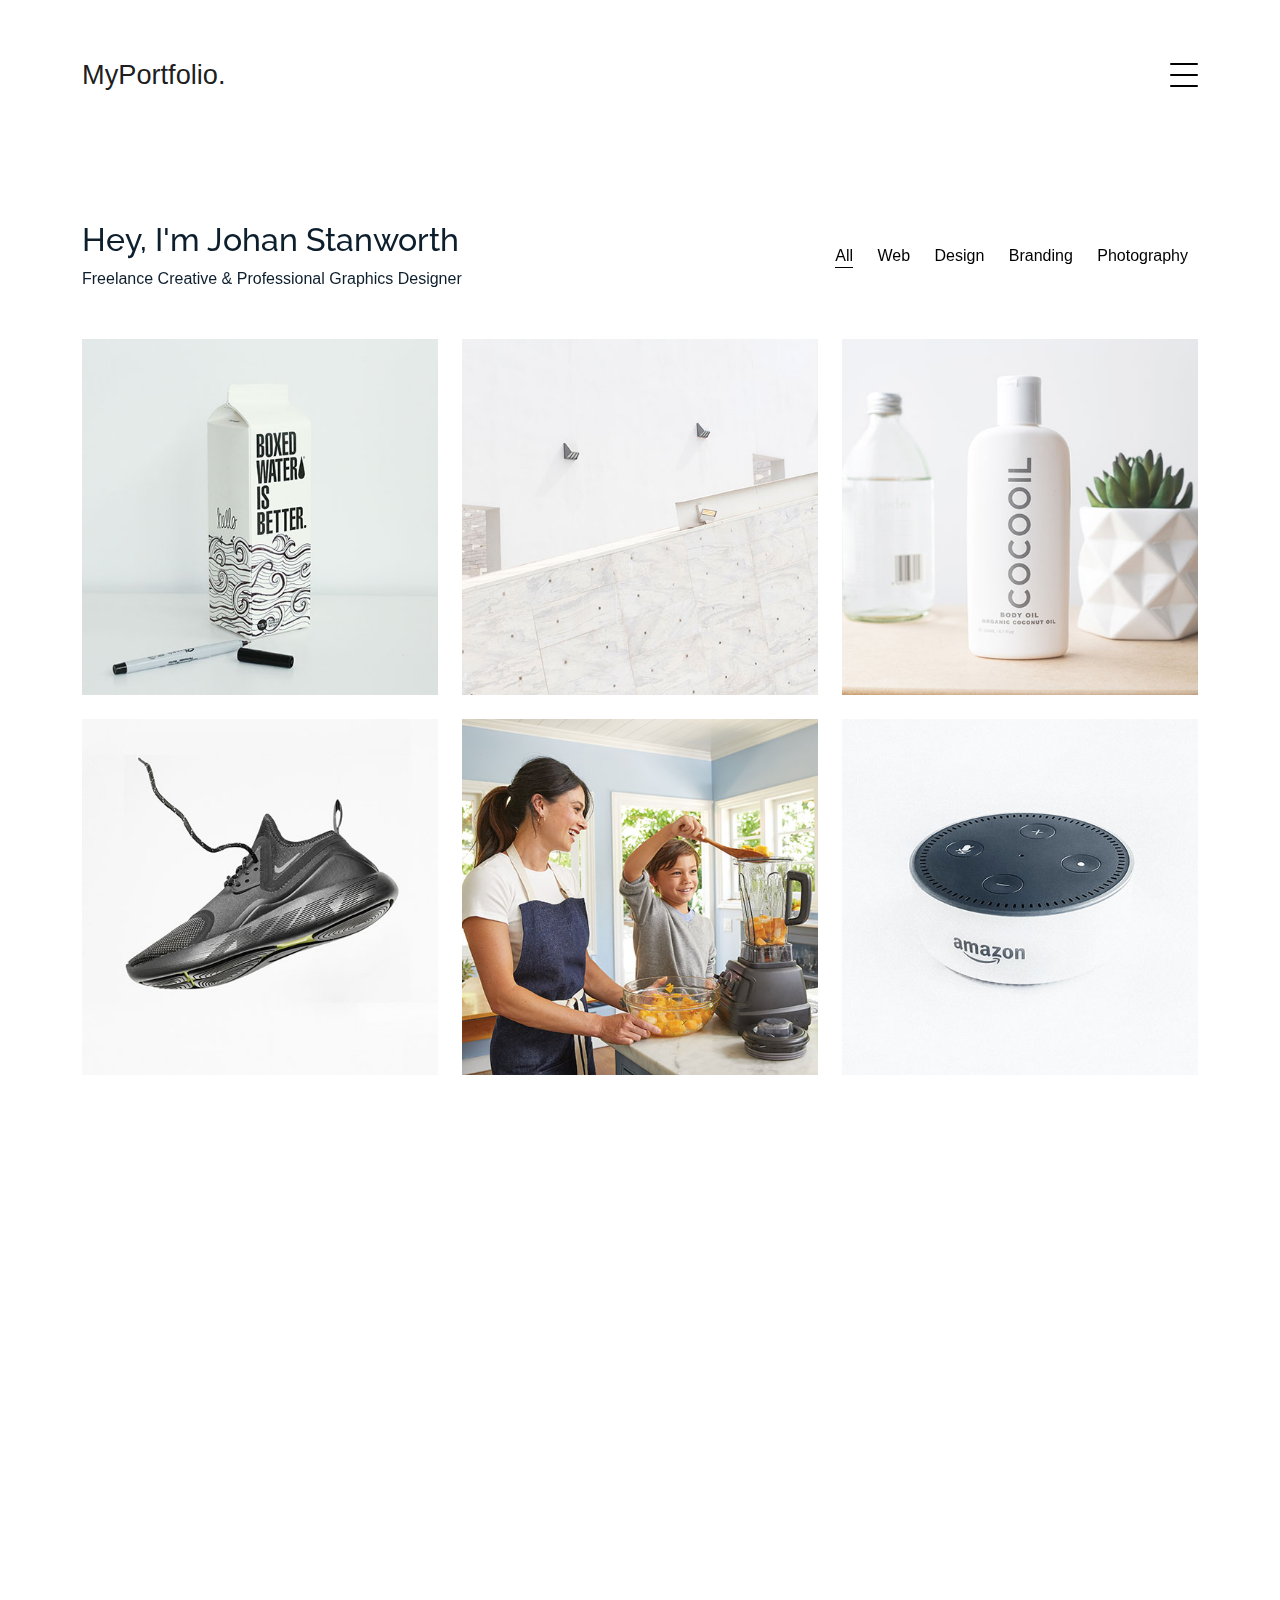
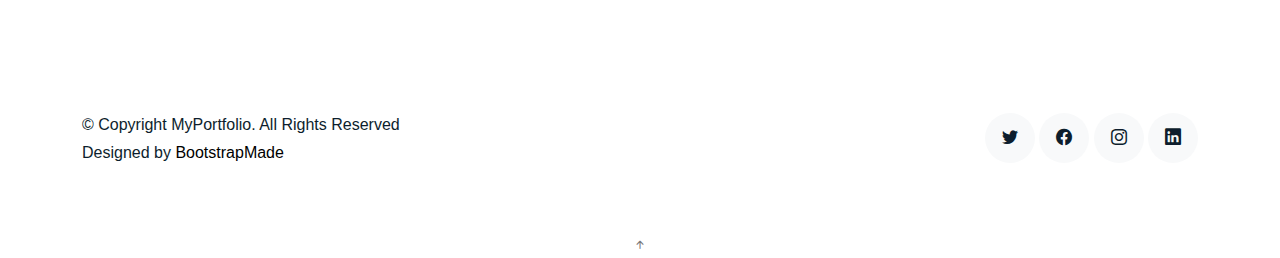
<file: works.html>
<!DOCTYPE html>
<html lang="en">

<head>
  <meta charset="utf-8">
  <meta content="width=device-width, initial-scale=1.0" name="viewport">

  <title>MyPortfolio Bootstrap Template - Works</title>
  <meta content="" name="description">
  <meta content="" name="keywords">

  <!-- Favicons -->
  <link href="assets/img/favicon.png" rel="icon">
  <link href="assets/img/apple-touch-icon.png" rel="apple-touch-icon">

  <!-- Google Fonts -->
  <link href="https://fonts.googleapis.com/css?family=https://fonts.googleapis.com/css?family=Inconsolata:400,500,600,700|Raleway:400,400i,500,500i,600,600i,700,700i" rel="stylesheet">

  <!-- Vendor CSS Files -->
  <link href="assets/vendor/aos/aos.css" rel="stylesheet">
  <link href="assets/vendor/bootstrap/css/bootstrap.min.css" rel="stylesheet">
  <link href="assets/vendor/bootstrap-icons/bootstrap-icons.css" rel="stylesheet">
  <link href="assets/vendor/swiper/swiper-bundle.min.css" rel="stylesheet">

  <!-- Template Main CSS File -->
  <link href="assets/css/style.css" rel="stylesheet">

  <!-- =======================================================
  * Template Name: MyPortfolio - v4.3.0
  * Template URL: https://bootstrapmade.com/myportfolio-bootstrap-portfolio-website-template/
  * Author: BootstrapMade.com
  * License: https://bootstrapmade.com/license/
  ======================================================== -->
</head>

<body>

  <!-- ======= Navbar ======= -->
  <div class="collapse navbar-collapse custom-navmenu" id="main-navbar">
    <div class="container py-2 py-md-5">
      <div class="row align-items-start">
        <div class="col-md-2">
          <ul class="custom-menu">
            <li><a href="index.html">Home</a></li>
            <li><a href="about.html">About Me</a></li>
            <li><a href="services.html">Services</a></li>
            <li class="active"><a href="works.html">Works</a></li>
            <li><a href="contact.html">Contact</a></li>
          </ul>
        </div>
        <div class="col-md-6 d-none d-md-block  mr-auto">
          <div class="tweet d-flex">
            <span class="bi bi-twitter text-white mt-2 mr-3"></span>
            <div>
              <p><em>Lorem ipsum dolor sit amet consectetur adipisicing elit. Quisquam necessitatibus incidunt ut officiis explicabo inventore. <br> <a href="#">t.co/v82jsk</a></em></p>
            </div>
          </div>
        </div>
        <div class="col-md-4 d-none d-md-block">
          <h3>Hire Me</h3>
          <p>Lorem ipsum dolor sit amet consectetur adipisicing elit. Quisquam necessitatibus incidunt ut officiisexplicabo inventore. <br> <a href="#">myemail@gmail.com</a></p>
        </div>
      </div>

    </div>
  </div>

  <nav class="navbar navbar-light custom-navbar">
    <div class="container">
      <a class="navbar-brand" href="index.html">MyPortfolio.</a>
      <a href="#" class="burger" data-bs-toggle="collapse" data-bs-target="#main-navbar">
        <span></span>
      </a>
    </div>
  </nav>

  <main id="main">

    <!-- ======= Works Section ======= -->
    <section class="section site-portfolio">
      <div class="container">
        <div class="row mb-5 align-items-center">
          <div class="col-md-12 col-lg-6 mb-4 mb-lg-0" data-aos="fade-up">
            <h2>Hey, I'm Johan Stanworth</h2>
            <p class="mb-0">Freelance Creative &amp; Professional Graphics Designer</p>
          </div>
          <div class="col-md-12 col-lg-6 text-start text-lg-end" data-aos="fade-up" data-aos-delay="100">
            <div id="filters" class="filters">
              <a href="#" data-filter="*" class="active">All</a>
              <a href="#" data-filter=".web">Web</a>
              <a href="#" data-filter=".design">Design</a>
              <a href="#" data-filter=".branding">Branding</a>
              <a href="#" data-filter=".photography">Photography</a>
            </div>
          </div>
        </div>
        <div id="portfolio-grid" class="row no-gutter" data-aos="fade-up" data-aos-delay="200">
          <div class="item web col-sm-6 col-md-4 col-lg-4 mb-4">
            <a href="work-single.html" class="item-wrap fancybox">
              <div class="work-info">
                <h3>Boxed Water</h3>
                <span>Web</span>
              </div>
              <img class="img-fluid" src="assets/img/img_1.jpg">
            </a>
          </div>
          <div class="item photography col-sm-6 col-md-4 col-lg-4 mb-4">
            <a href="work-single.html" class="item-wrap fancybox">
              <div class="work-info">
                <h3>Build Indoo</h3>
                <span>Photography</span>
              </div>
              <img class="img-fluid" src="assets/img/img_2.jpg">
            </a>
          </div>
          <div class="item branding col-sm-6 col-md-4 col-lg-4 mb-4">
            <a href="work-single.html" class="item-wrap fancybox">
              <div class="work-info">
                <h3>Cocooil</h3>
                <span>Branding</span>
              </div>
              <img class="img-fluid" src="assets/img/img_3.jpg">
            </a>
          </div>
          <div class="item design col-sm-6 col-md-4 col-lg-4 mb-4">
            <a href="work-single.html" class="item-wrap fancybox">
              <div class="work-info">
                <h3>Nike Shoe</h3>
                <span>Design</span>
              </div>
              <img class="img-fluid" src="assets/img/img_4.jpg">
            </a>
          </div>
          <div class="item photography col-sm-6 col-md-4 col-lg-4 mb-4">
            <a href="work-single.html" class="item-wrap fancybox">
              <div class="work-info">
                <h3>Kitchen Sink</h3>
                <span>Photography</span>
              </div>
              <img class="img-fluid" src="assets/img/img_5.jpg">
            </a>
          </div>
          <div class="item branding col-sm-6 col-md-4 col-lg-4 mb-4">
            <a href="work-single.html" class="item-wrap fancybox">
              <div class="work-info">
                <h3>Amazon</h3>
                <span>brandingn</span>
              </div>
              <img class="img-fluid" src="assets/img/img_6.jpg">
            </a>
          </div>
        </div>
      </div>
    </section><!-- End  Works Section -->

    <!-- ======= Testimonials Section ======= -->
    <section class="section pt-0">
      <div class="container">

        <div class="testimonials-slider swiper-container" data-aos="fade-up" data-aos-delay="100">
          <div class="swiper-wrapper">

            <div class="swiper-slide">
              <div class="testimonial-wrap">
                <div class="testimonial">
                  <img src="assets/img/person_1.jpg" alt="Image" class="img-fluid">
                  <blockquote>
                    <p>Lorem ipsum dolor sit amet consectetur adipisicing elit. Quisquam necessitatibus incidunt ut officiis
                      explicabo inventore.</p>
                  </blockquote>
                  <p>&mdash; Jean Hicks</p>
                </div>
              </div>
            </div><!-- End testimonial item -->

            <div class="swiper-slide">
              <div class="testimonial-wrap">
                <div class="testimonial">
                  <img src="assets/img/person_2.jpg" alt="Image" class="img-fluid">
                  <blockquote>
                    <p>Lorem ipsum dolor sit amet consectetur adipisicing elit. Quisquam necessitatibus incidunt ut officiis
                      explicabo inventore.</p>
                  </blockquote>
                  <p>&mdash; Chris Stanworth</p>
                </div>
              </div>
            </div><!-- End testimonial item -->

          </div>
          <div class="swiper-pagination"></div>
        </div>

      </div>
    </section><!-- End Testimonials Section -->

  </main><!-- End #main -->

  <!-- ======= Footer ======= -->
  <footer class="footer" role="contentinfo">
    <div class="container">
      <div class="row">
        <div class="col-sm-6">
          <p class="mb-1">&copy; Copyright MyPortfolio. All Rights Reserved</p>
          <div class="credits">
            <!--
            All the links in the footer should remain intact.
            You can delete the links only if you purchased the pro version.
            Licensing information: https://bootstrapmade.com/license/
            Purchase the pro version with working PHP/AJAX contact form: https://bootstrapmade.com/buy/?theme=MyPortfolio
          -->
            Designed by <a href="https://bootstrapmade.com/">BootstrapMade</a>
          </div>
        </div>
        <div class="col-sm-6 social text-md-end">
          <a href="#"><span class="bi bi-twitter"></span></a>
          <a href="#"><span class="bi bi-facebook"></span></a>
          <a href="#"><span class="bi bi-instagram"></span></a>
          <a href="#"><span class="bi bi-linkedin"></span></a>
        </div>
      </div>
    </div>
  </footer>

  <a href="#" class="back-to-top d-flex align-items-center justify-content-center"><i class="bi bi-arrow-up-short"></i></a>

  <!-- Vendor JS Files -->
  <script src="assets/vendor/aos/aos.js"></script>
  <script src="assets/vendor/bootstrap/js/bootstrap.bundle.min.js"></script>
  <script src="assets/vendor/isotope-layout/isotope.pkgd.min.js"></script>
  <script src="assets/vendor/php-email-form/validate.js"></script>
  <script src="assets/vendor/swiper/swiper-bundle.min.js"></script>

  <!-- Template Main JS File -->
  <script src="assets/js/main.js"></script>

</body>

</html>
</file>
<file: assets/css/style.css>
/**
* Template Name: MyPortfolio - v4.3.0
* Template URL: https://bootstrapmade.com/myportfolio-bootstrap-portfolio-website-template/
* Author: BootstrapMade.com
* License: https://bootstrapmade.com/license/
*/

/*--------------------------------------------------------------
# General
--------------------------------------------------------------*/
body {
  font-family: 'Open Sans', sans-serif;
  color: #0d1e2d;
}

a {
  color: #777;
  text-decoration: none;
}

a:hover {
  color: #000;
}

h1, h2, h3, h4, h5, h6, .font-heading {
  font-family: "Raleway", sans-serif;
}

.section {
  padding: 7rem 0;
}

.filters a {
  text-decoration: none;
  color: #000;
  display: inline-block;
  padding-left: 10px;
  padding-right: 10px;
  position: relative;
}

.filters a:hover, .filters a:focus, .filters a:active {
  text-decoration: none;
}

.filters a:hover:before {
  content: "";
  position: absolute;
  left: 10px;
  right: 10px;
  bottom: 0;
  height: 1px;
  background-color: #000;
}

.filters a.active {
  color: #000;
}

.filters a.active:before {
  content: "";
  position: absolute;
  left: 10px;
  right: 10px;
  bottom: 0;
  height: 1px;
  background-color: #000;
}

.item {
  border: none;
  margin-bottom: 30px;
}

.item .item-wrap {
  display: block;
  position: relative;
  overflow: hidden;
}

.item .item-wrap:after {
  z-index: 2;
  position: absolute;
  content: "";
  top: 0;
  left: 0;
  right: 0;
  bottom: 0;
  background: rgba(0, 0, 0, 0.4);
  visibility: hidden;
  opacity: 0;
  transition: .3s all ease-in-out;
}

.item .item-wrap img {
  transition: .3s transform ease;
  transform: scale(1);
}

.item .item-wrap > .work-info {
  position: absolute;
  top: 50%;
  width: 100%;
  text-align: center;
  z-index: 3;
  transform: translateY(-50%);
  color: #fff;
  opacity: 0;
  visibility: hidden;
  margin-top: 20px;
  transition: .3s all ease;
}

.item .item-wrap > .work-info h3 {
  font-size: 20px;
  margin-bottom: 0;
}

.item .item-wrap > .work-info span {
  font-size: 14px;
  text-transform: uppercase;
  letter-spacing: .2rem;
}

.item .item-wrap:hover {
  text-decoration: none;
}

.item .item-wrap:hover img {
  transform: scale(1.05);
}

.item .item-wrap:hover:after {
  opacity: 1;
  visibility: visible;
}

.item .item-wrap:hover .work-info {
  margin-top: 0px;
  opacity: 1;
  visibility: visible;
}

.testimonial-wrap {
  padding: 50px 50px 80px 50px;
  background: #eceff2;
}

.testimonial-wrap .testimonial {
  text-align: center;
  max-width: 500px;
  margin: 0 auto;
}

.testimonial-wrap .testimonial img {
  border-radius: 50%;
  width: 120px;
  margin: 0 auto 30px auto;
}

.testimonial-wrap .testimonial blockquote p {
  font-size: 20px;
}

.h3 {
  font-size: 20px;
}

.h4 {
  font-size: 16px;
}

.heading {
  font-size: 28px;
}

.readmore {
  display: inline-block;
  border: 1px solid #000;
  padding: 10px 15px;
  font-size: 12px;
  text-transform: uppercase;
  color: #000;
  transition: .2s all ease;
  font-weight: 700;
}

.readmore:active, .readmore:focus, .readmore:hover {
  outline: none;
}

.readmore:hover {
  color: #fff;
  text-decoration: none;
  background: #000;
}

.testimonials-slider .swiper-pagination {
  margin-top: -60px;
  position: relative;
}

.testimonials-slider .swiper-pagination .swiper-pagination-bullet {
  width: 12px;
  height: 12px;
  background-color: rgba(13, 30, 45, 0.3);
  opacity: 1;
}

.testimonials-slider .swiper-pagination .swiper-pagination-bullet-active {
  background-color: rgba(13, 30, 45, 0.6);
}

.sticky-content {
  position: sticky;
  position: -webkit-sticky;
  top: 0;
  /* required */
}

.list-line li {
  margin-bottom: 10px;
  position: relative;
  padding-left: 30px;
}

.list-line li:before {
  content: "";
  position: absolute;
  left: 0;
  top: .7rem;
  width: 10px;
  height: 2px;
  background: #000;
}

.form-control {
  border-radius: 0;
  background: #f8f9fa;
  border: 1px solid transparent;
  padding-top: 10px !important;
  padding-bottom: 10px !important;
}

.form-control:active, .form-control:focus {
  background: #eff1f4;
  outline: none;
  box-shadow: none;
  border: 1px solid transparent;
}

.custom-progress {
  height: 7px;
  border-radius: 0;
}

.custom-progress .progress-bar {
  background: #000;
}

/* Services */
.services i {
  font-size: 40px;
}

.services h4 {
  padding-top: 10px;
}

/* Contact Form */
.php-email-form .error-message {
  display: none;
  color: #fff;
  background: #ed3c0d;
  text-align: left;
  padding: 15px;
  font-weight: 600;
}

.php-email-form .error-message br + br {
  margin-top: 25px;
}

.php-email-form .sent-message {
  display: none;
  color: #fff;
  background: #18d26e;
  text-align: center;
  padding: 15px;
  font-weight: 600;
}

.php-email-form .loading {
  display: none;
  background: #fff;
  text-align: center;
  padding: 15px;
}

.php-email-form .loading:before {
  content: "";
  display: inline-block;
  border-radius: 50%;
  width: 24px;
  height: 24px;
  margin: 0 10px -6px 0;
  border: 3px solid #18d26e;
  border-top-color: #eee;
  -webkit-animation: animate-loading 1s linear infinite;
  animation: animate-loading 1s linear infinite;
}

@-webkit-keyframes animate-loading {
  0% {
    transform: rotate(0deg);
  }
  100% {
    transform: rotate(360deg);
  }
}

@keyframes animate-loading {
  0% {
    transform: rotate(0deg);
  }
  100% {
    transform: rotate(360deg);
  }
}

/*--------------------------------------------------------------
# Header
--------------------------------------------------------------*/
/* Custom Navmenu */
.custom-navmenu {
  background: #0d1e2d;
}

.custom-navmenu .custom-menu, .custom-navmenu .custom-menu li {
  padding: 0;
  margin: 0;
  list-style: none;
}

.custom-navmenu .custom-menu li {
  margin-bottom: 0;
  font-size: 20px;
}

.custom-navmenu .custom-menu li a {
  color: #fff;
  padding: 10px 0 !important;
}

.custom-navmenu .custom-menu li a:hover {
  text-decoration: none;
}

.custom-navmenu .custom-menu li.active a {
  text-decoration: underline;
}

.custom-navmenu h3 {
  font-size: 20px;
  color: #fff;
}

.custom-navmenu p {
  color: rgba(255, 255, 255, 0.6);
}

.custom-navmenu a {
  color: rgba(255, 255, 255, 0.7);
}

.custom-navmenu a:hover {
  color: #fff;
}

/* Custom Navbar */
.custom-navbar {
  padding-top: 50px;
  width: 100%;
}

@media (max-width: 780px) {
  .custom-navbar > .container {
    padding-right: 0;
    padding-left: 0;
  }
}

.custom-navbar .navbar-brand {
  font-size: 1.7rem;
}

/* Burger */
.burger {
  width: 28px;
  height: 32px;
  cursor: pointer;
  position: relative;
}

.burger:before, .burger span, .burger:after {
  width: 100%;
  height: 2px;
  display: block;
  background: #000;
  border-radius: 2px;
  position: absolute;
  opacity: 1;
}

.burger:before, .burger:after {
  transition: top 0.35s cubic-bezier(0.23, 1, 0.32, 1), transform 0.35s cubic-bezier(0.23, 1, 0.32, 1), opacity 0.35s cubic-bezier(0.23, 1, 0.32, 1), background-color 1.15s cubic-bezier(0.86, 0, 0.07, 1);
  -webkit-transition: top 0.35s cubic-bezier(0.23, 1, 0.32, 1), -webkit-transform 0.35s cubic-bezier(0.23, 1, 0.32, 1), opacity 0.35s cubic-bezier(0.23, 1, 0.32, 1), background-color 1.15s cubic-bezier(0.86, 0, 0.07, 1);
  content: "";
}

.burger:before {
  top: 4px;
}

.burger span {
  top: 15px;
}

.burger:after {
  top: 26px;
}

/* Hover */
.burger:hover:before {
  top: 7px;
}

.burger:hover:after {
  top: 23px;
}

/* Click */
.burger.active span {
  opacity: 0;
}

.burger.active:before, .burger.active:after {
  top: 40%;
}

.burger.active:before {
  transform: rotate(45deg);
}

.burger.active:after {
  transform: rotate(-45deg);
}

.burger:focus {
  outline: none;
}

/*--------------------------------------------------------------
# Footer
--------------------------------------------------------------*/
.footer {
  padding: 0 0 4rem 0;
}

.footer a {
  color: #000;
}

.social a {
  display: inline-block;
  width: 50px;
  height: 50px;
  border-radius: 50%;
  background: #f8f9fa;
  position: relative;
  text-align: center;
  color: #0d1e2d;
}

.social a span {
  display: inline-block;
  left: 50%;
  position: absolute;
  top: 50%;
  transform: translate(-50%, -50%);
}

.social a:hover {
  color: #000;
}
</file>
